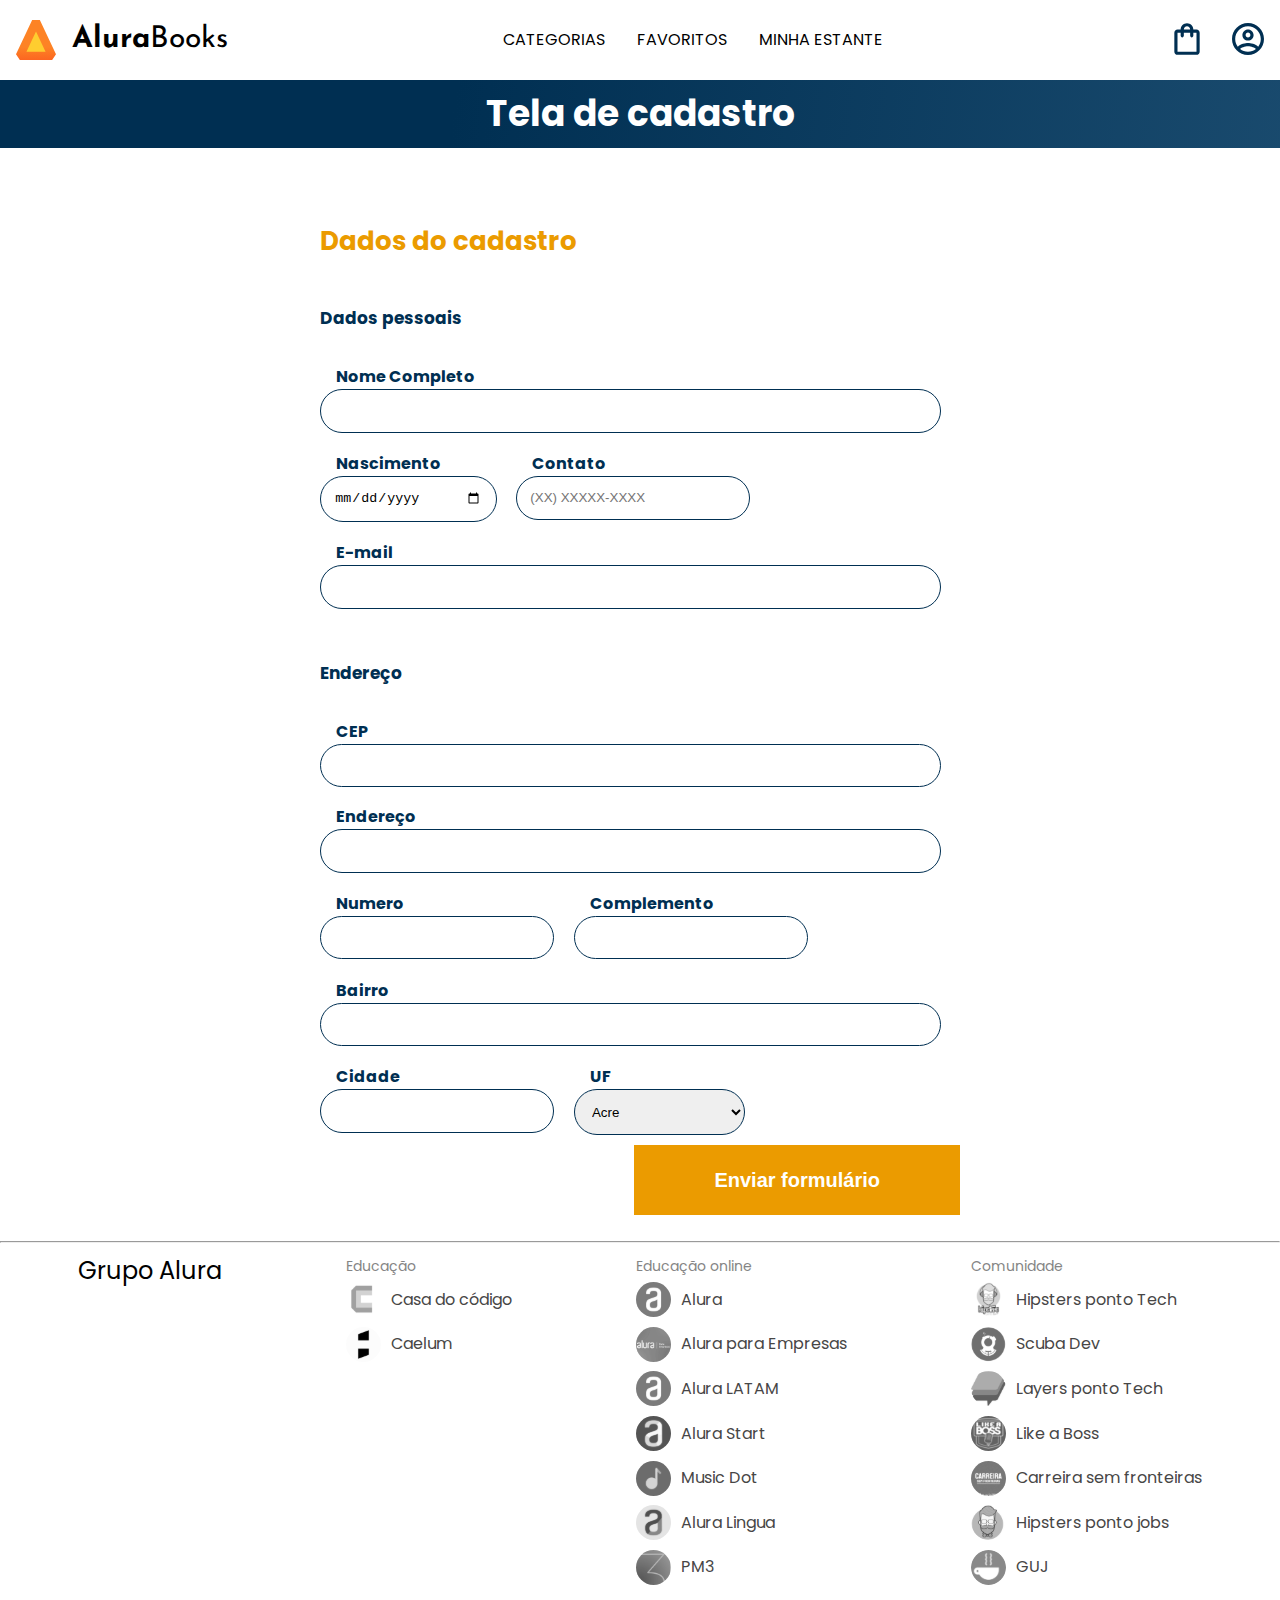
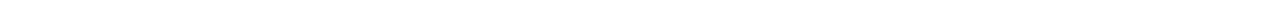
<file: alura-book/index.html>
<!DOCTYPE html>
<html lang="en">

<head>
    <meta charset="UTF-8">
    <meta http-equiv="X-UA-Compatible" content="IE=edge">
    <meta name="viewport" content="width=device-width, initial-scale=1.0">

    <link rel="stylesheet" href="./styles/reset.css">
    <link rel="preconnect" href="https://fonts.googleapis.com">
    <link rel="preconnect" href="https://fonts.gstatic.com" crossorigin>
    <link href="https://fonts.googleapis.com/css2?family=Poppins:wght@300;400;500;700&display=swap" rel="stylesheet">
    <link rel="stylesheet" href="https://unpkg.com/swiper@8/swiper-bundle.min.css" />
    <link href="https://fonts.googleapis.com/css2?family=Josefin+Sans:wght@400;700&display=swap" rel="stylesheet">
    <link rel="stylesheet" href="./styles/styles.css">

    <script defer src="main.js"></script>

    <title>Formulário de cadastro</title>
</head>

<body>

    <header class="cabeçalho">
        <div class="container">
            <input type="checkbox" id="menu" class="container__botao">
            <label for="menu" class="container__rotulo">
                <span class="cabeçalho__menu-hamburguer container__imagem"></span>
            </label>
            <ul class="lista-menu">
                <li class="lista-menu__titulo">Categorias</li>
                <li class="lista-menu__item">
                    <a href="#" class="lista-menu__link">Programação</a>
                </li>
                <li class="lista-menu__item">
                    <a href="#" class="lista-menu__link">Front-end</a>
                </li>
                <li class="lista-menu__item">
                    <a href="#" class="lista-menu__link">Infraestrutura</a>
                </li>
                <li class="lista-menu__item">
                    <a href="#" class="lista-menu__link">Business</a>
                </li>
                <li class="lista-menu__item">
                    <a href="#" class="lista-menu__link">Design & UX</a>
                </li>
            </ul>
            <img src="img/Logo.svg" alt="Logo da Alurabooks" class="container__imagem">
            <h1 class="container__titulo"><b class="container__titulo--negrito">Alura</b>Books</h1>
        </div>

        <ul class="opções">
            <input type="checkbox" id="opções-menu" class="opções__botão">
            <li class="opções__item"><a href="#" class="opções__link">Categorias</a></li>
            <li class="opções__item"><a href="#" class="opções__link">Favoritos</a></li>
            <li class="opções__item"><a href="#" class="opções__link">Minha estante</a></li>
        </ul>

        <div class="container">
            <a href="#"><img src="img/Favoritos.svg" alt="Meus favoritos"
                    class="container__imagem container__imagem-transparente"></a>
            <a href="#" class="container__link">
                <img src="img/Compras.svg" alt="Carrinhos de compras" class="container__imagem">
                <p class="container__texto">Minha sacola</p>
            </a>
            <a href="#" class="container__link">
                <img src="img/Usuario.svg" alt="Meu perfil" class="container__imagem">
                <p class="container__texto">Meu perfil</p>
            </a>
        </div>
    </header>

    <section class="banner">
        <h2 class="banner__titulo">Tela de cadastro</h2>
    </section>

    <main class="principal">
        <h2 class="principal__titulo">Dados do cadastro</h2>

        <form class="principal__formulario" id="formulario" target="_blank"
            onsubmit="location.replace('./cadastro-finalizado.html')">
            <h3 class="principal__subtitulo">Dados pessoais</h3>
            <div class="formulario__campo">
                <label class="campo__etiqueta" for="nome">Nome Completo</label>
                <input name="nome" id="nome" class="campo__escrita" required />
            </div>
            <div class="formulario__dupla">
                <div class="formulario__campo">
                    <label class="campo__etiqueta" for="nascimento">Nascimento</label>
                    <input name="nascimento" id="nascimento" type="date" class="campo__escrita" required />
                </div>
                <div class="formulario__campo">
                    <label class="campo__etiqueta" for="telefone">Contato</label>
                    <input name="telefone" id="telefone" type="tel" placeholder="(XX) XXXXX-XXXX" class="campo__escrita"
                        required />
                </div>
            </div>
            <div class="formulario__campo">
                <label class="campo__etiqueta" for="email">E-mail</label>
                <input name="email" id="email" type="email" class="campo__escrita" required />
            </div>

            <h3 class="principal__subtitulo">Endereço</h3>

            <div class="formulario__campo">
                <label class="campo__etiqueta" for="cep">CEP</label>
                <input name="cep" id="cep" class="campo__escrita" required />
                <div class="formulario__erro" id="erro"></div>
            </div>

            <div class="formulario__campo">
                <label class="campo__etiqueta" for="endereco">Endereço</label>
                <input name="endereco" id="endereco" class="campo__escrita" required />
            </div>
            <div class="formulario__dupla">
                <div class="formulario__campo">
                    <label class="campo__etiqueta" for="numero">Numero</label>
                    <input name="numero" id="numero" class="campo__escrita" required />
                </div>
                <div class="formulario__campo">
                    <label class="campo__etiqueta" for="complemento">Complemento</label>
                    <input name="complemento" id="complemento" class="campo__escrita" />
                </div>
            </div>
            <div class="formulario__campo">
                <label class="campo__etiqueta" for="bairro">Bairro</label>
                <input name="bairro" id="bairro" class="campo__escrita" required />
            </div>
            <div class="formulario__dupla">
                <div class="formulario__campo">
                    <label class="campo__etiqueta" for="cidade">Cidade</label>
                    <input name="cidade" id="cidade" class="campo__escrita" required />
                </div>

                <div class="formulario__campo">
                    <label class="campo__etiqueta" for="estado">UF</label>
                    <select id="estado" name="estado" class="campo__escrita">
                        <option value="AC">Acre</option>
                        <option value="AL">Alagoas</option>
                        <option value="AP">Amapá</option>
                        <option value="AM">Amazonas</option>
                        <option value="BA">Bahia</option>
                        <option value="CE">Ceará</option>
                        <option value="DF">Distrito Federal</option>
                        <option value="ES">Espírito Santo</option>
                        <option value="GO">Goiás</option>
                        <option value="MA">Maranhão</option>
                        <option value="MT">Mato Grosso</option>
                        <option value="MS">Mato Grosso do Sul</option>
                        <option value="MG">Minas Gerais</option>
                        <option value="PA">Pará</option>
                        <option value="PB">Paraíba</option>
                        <option value="PR">Paraná</option>
                        <option value="PE">Pernambuco</option>
                        <option value="PI">Piauí</option>
                        <option value="RJ">Rio de Janeiro</option>
                        <option value="RN">Rio Grande do Norte</option>
                        <option value="RS">Rio Grande do Sul</option>
                        <option value="RO">Rondônia</option>
                        <option value="RR">Roraima</option>
                        <option value="SC">Santa Catarina</option>
                        <option value="SP">São Paulo</option>
                        <option value="SE">Sergipe</option>
                        <option value="TO">Tocantins</option>
                        <option value="EX">Estrangeiro</option>
                    </select>
                </div>

            </div>


            <input type="submit" value="Enviar formulário" class="formulario__botao" id="enviar">
        </form>
    </main>

    <hr>
    <footer class="rodapé">
        <h2 class="rodapé__titulo">Grupo Alura</h2>
        <ul class="lista-rodapé">
            <li class="lista-rodapé__titulo">Educação</li>
            <li class="lista-rodapé__item">
                <img src="img/CasaDoCodigo.svg" alt="Logo da casa do código">
                <a href="https://www.casadocodigo.com.br/" class="lista-rodapé__link">Casa do código</a>
            </li>
            <li class="lista-rodapé__item">
                <img src="img/Caelum.svg" alt="Logo da caelum">
                <a href="https://caelum.com.br/" class="lista-rodapé__link">Caelum</a>
            </li>
        </ul>

        <ul class="lista-rodapé">
            <li class="lista-rodapé__titulo">Educação online</li>
            <li class="lista-rodapé__item">
                <img src="img/Alura.svg" alt="Logo da Alura">
                <a href="https://www.alura.com.br/" class="lista-rodapé__link">Alura</a>
            </li>
            <li class="lista-rodapé__item">
                <img src="img/AluraEmpresas.svg" alt="Logo da Alura para Empresas">
                <a href="https://www.alura.com.br/empresas" class="lista-rodapé__link">Alura para Empresas</a>
            </li>
            <li class="lista-rodapé__item">
                <img src="img/AluraLATAM.svg" alt="Logo da Alura Latam">
                <a href="https://www.aluracursos.com/" class="lista-rodapé__link">Alura LATAM</a>
            </li>
            <li class="lista-rodapé__item">
                <img src="img/AluraStart.svg" alt="Logo da Alura START">
                <a href="https://www.alurastart.com.br/" class="lista-rodapé__link">Alura Start</a>
            </li>
            <li class="lista-rodapé__item">
                <img src="img/MusicDot.svg" alt="Logo da Music Dot">
                <a href="https://www.musicdot.com.br/" class="lista-rodapé__link">Music Dot</a>
            </li>
            <li class="lista-rodapé__item">
                <img src="img/AluraLingua.svg" alt="Logo da Alura Lingua">
                <a href="https://www.aluralingua.com.br/" class="lista-rodapé__link">Alura Lingua</a>
            </li>
            <li class="lista-rodapé__item">
                <img src="img/PM3.svg" alt="Logo da PM3">
                <a href="https://www.cursospm3.com.br/" class="lista-rodapé__link">PM3</a>
            </li>
        </ul>

        <ul class="lista-rodapé">
            <li class="lista-rodapé__titulo">Comunidade</li>
            <li class="lista-rodapé__item">
                <img src="img/HipstersTech.svg" alt="Logo do Hipsters ponto Tech">
                <a href="https://hipsters.tech/" class="lista-rodapé__link">Hipsters ponto Tech</a>
            </li>
            <li class="lista-rodapé__item">
                <img src="img/ScubaDev.svg" alt="Logo do Scuba Dev">
                <a href="https://scuba.dev.br/" class="lista-rodapé__link">Scuba Dev</a>
            </li>
            <li class="lista-rodapé__item">
                <img src="img/LayersTech.svg" alt="Logo do Layers ponto Tech">
                <a href="https://layerspontotech.com.br/" class="lista-rodapé__link">Layers ponto Tech</a>
            </li>
            <li class="lista-rodapé__item">
                <img src="img/LikeABoss.svg" alt="Logo do Like a Boss">
                <a href="https://likeaboss.com.br/" class="lista-rodapé__link">Like a Boss</a>
            </li>
            <li class="lista-rodapé__item">
                <img src="img/CarreiraSemFronteira.svg" alt="Logo do Carreira sem fronteiras">
                <a href="https://www.carreirasemfronteiras.com.br/" class="lista-rodapé__link">Carreira sem
                    fronteiras</a>
            </li>
            <li class="lista-rodapé__item">
                <img src="img/HipstersJobs.svg" alt="Logo do Hipsters ponto jobs">
                <a href="https://hipsters.jobs/" class="lista-rodapé__link">Hipsters ponto jobs</a>
            </li>
            <li class="lista-rodapé__item">
                <img src="img/GUJ.svg" alt="Logo do GUJ">
                <a href="https://www.guj.com.br/" class="lista-rodapé__link">GUJ</a>
            </li>
        </ul>
    </footer>

</body>

</html>
</file>
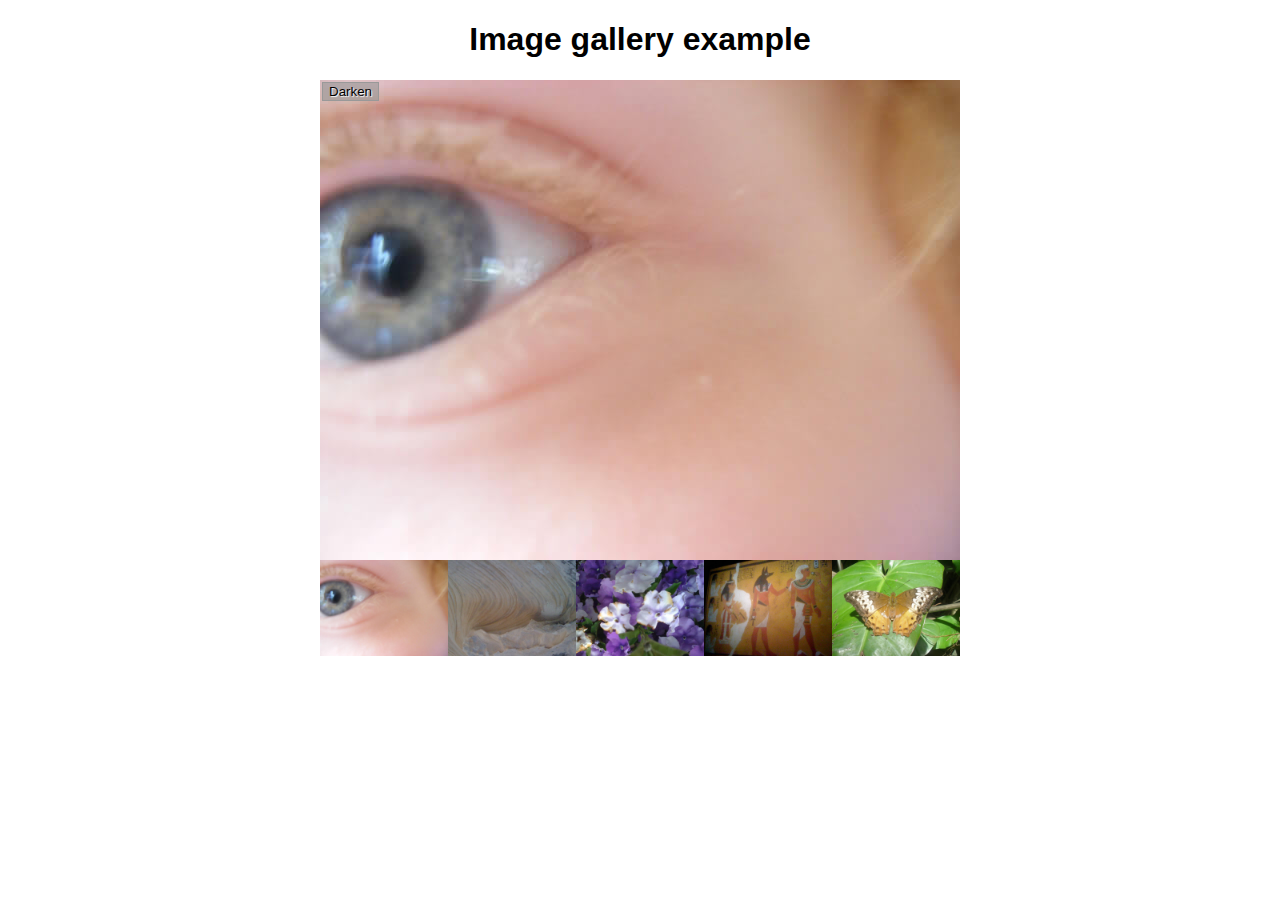
<file: galeria-imagens/index.html>
<!DOCTYPE html>
<html lang="en-us">
  <head>
    <meta charset="utf-8">

    <title>Image gallery</title>

    <link rel="stylesheet" href="style.css">
    
  </head>

  <body>
    <h1>Image gallery example</h1>

    <div class="full-img">
		<img class="displayed-img" src="images/pic1.jpg">
		<div class="overlay"></div>
		<button class="dark">Darken</button>
    </div>

    <div class="thumb-bar">
      	
    </div>
    <script src="main.js"></script>
  </body>
</html>
</file>
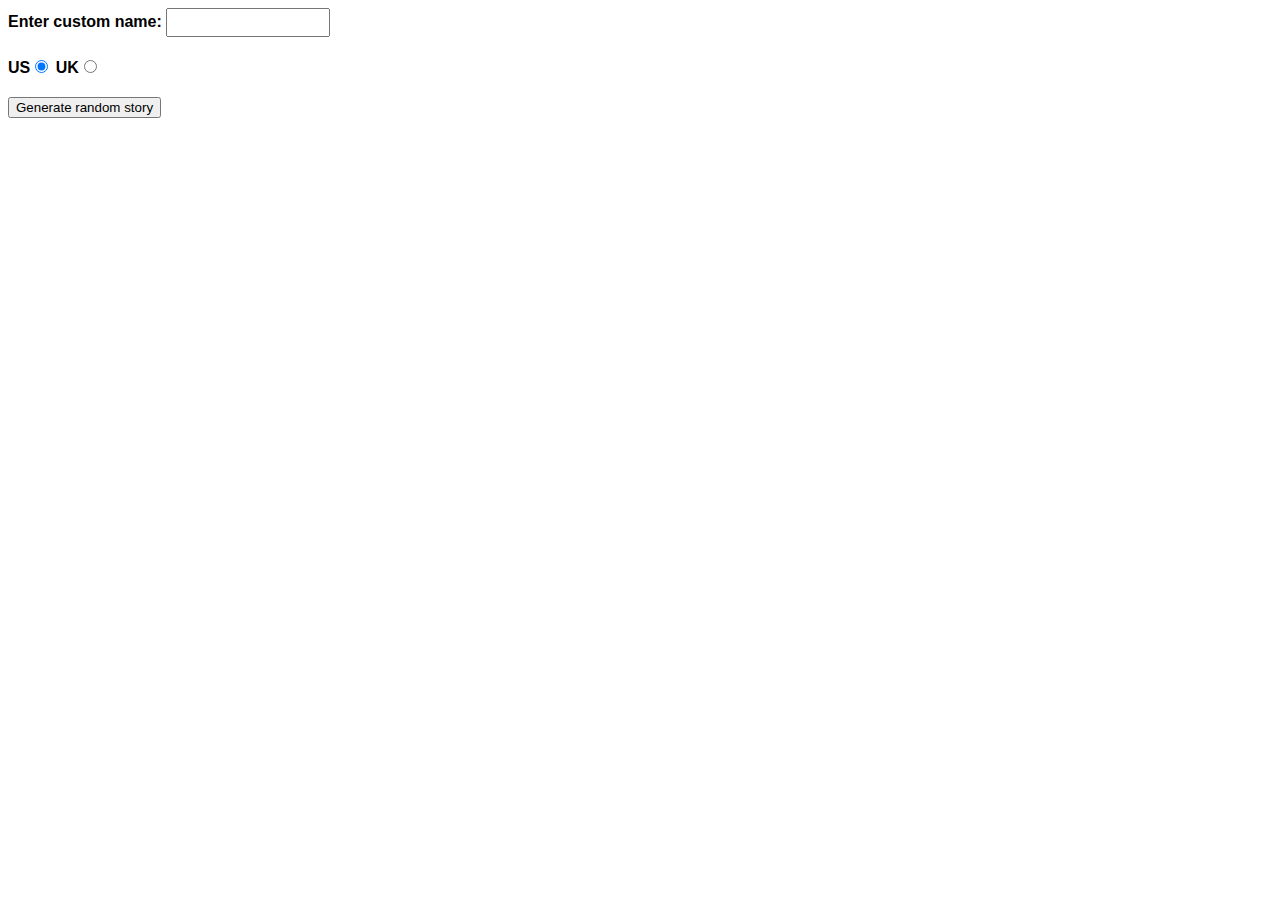
<file: gerador-historias-bobas/index.html>
<!DOCTYPE html>
<html lang="en-us">
	<head>
		<meta charset="utf-8">
		<meta http-equiv="X-UA-Compatible" content="IE=edge,chrome=1">
		<meta name="viewport" content="width=device-width">
		<link rel="stylesheet" href="css/style.css">
		<script src="main.js" defer></script>
		<title>Silly story generator</title>

	</head>

	<body>

		<div>
			<label for="customname">Enter custom name:</label>
			<input id="customname" type="text" placeholder="">
		</div>
		<div>
			<label for="us">US</label><input id="us" type="radio" name="ukus" value="us" checked>
			<label for="uk">UK</label><input id="uk" type="radio" name="ukus" value="uk">
		</div>
		<div>
			<button class="randomize">Generate random story</button>
		</div>
		<!-- Thanks a lot to Willy Aguirre for his help with the code for this assessment -->
		<p class="story"></p>

	</body>
</html>
</file>
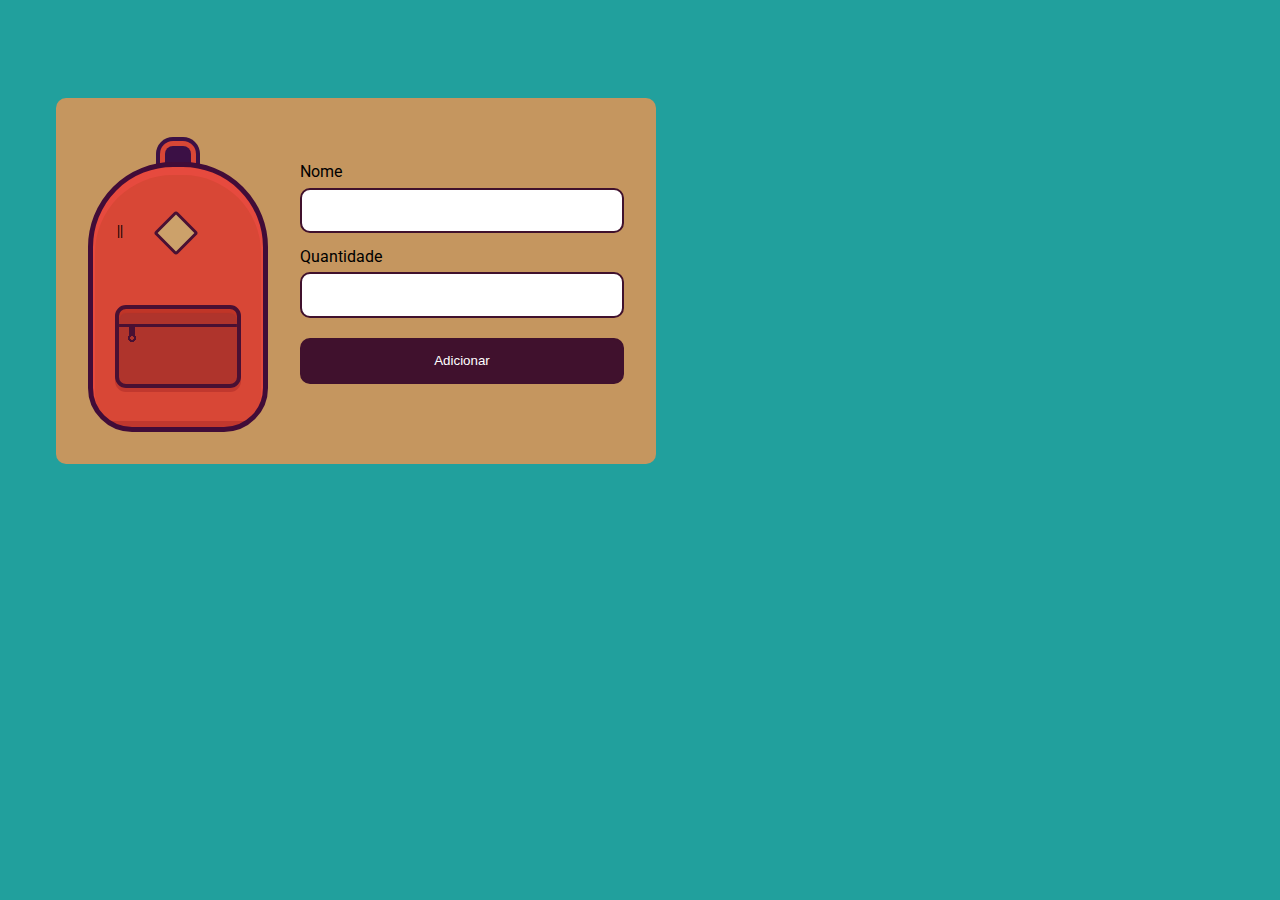
<file: mochila-de-viagem/index.html>
<!DOCTYPE html>
<html lang="en">
<head>
    <meta charset="UTF-8">
    <meta http-equiv="X-UA-Compatible" content="IE=edge">
    <meta name="viewport" content="width=device-width, initial-scale=1.0">
    <title>Mochila de viagem</title>

    <link rel="shortcut icon" type="image/jpg" href="img/icon.png"/>
    <link rel="stylesheet" href="css/style.css">

    <link rel="preconnect" href="https://fonts.googleapis.com">
    <link rel="preconnect" href="https://fonts.gstatic.com" crossorigin>
    <link href="https://fonts.googleapis.com/css2?family=Roboto&display=swap" rel="stylesheet"> 
</head>
<body>
    <main class="conteudo">
        <div class="principal">
            <div class="mochila"></div>
            <form action="" class="adicionar" id="novoItem">
                <label for="item">Nome</label>
                <input type="text" name="nome" id="nome">
                <label for="item">Quantidade</label>
                <input type="number" name="quantidade" id="quantidade">
                <input type="submit" value="Adicionar" class="cadastrar">
            </form>
        </div>
        
        <ul class="lista" id="lista"></ul>
    </main>

    <script src="js/main.js"></script>
</body>
</html>
</file>
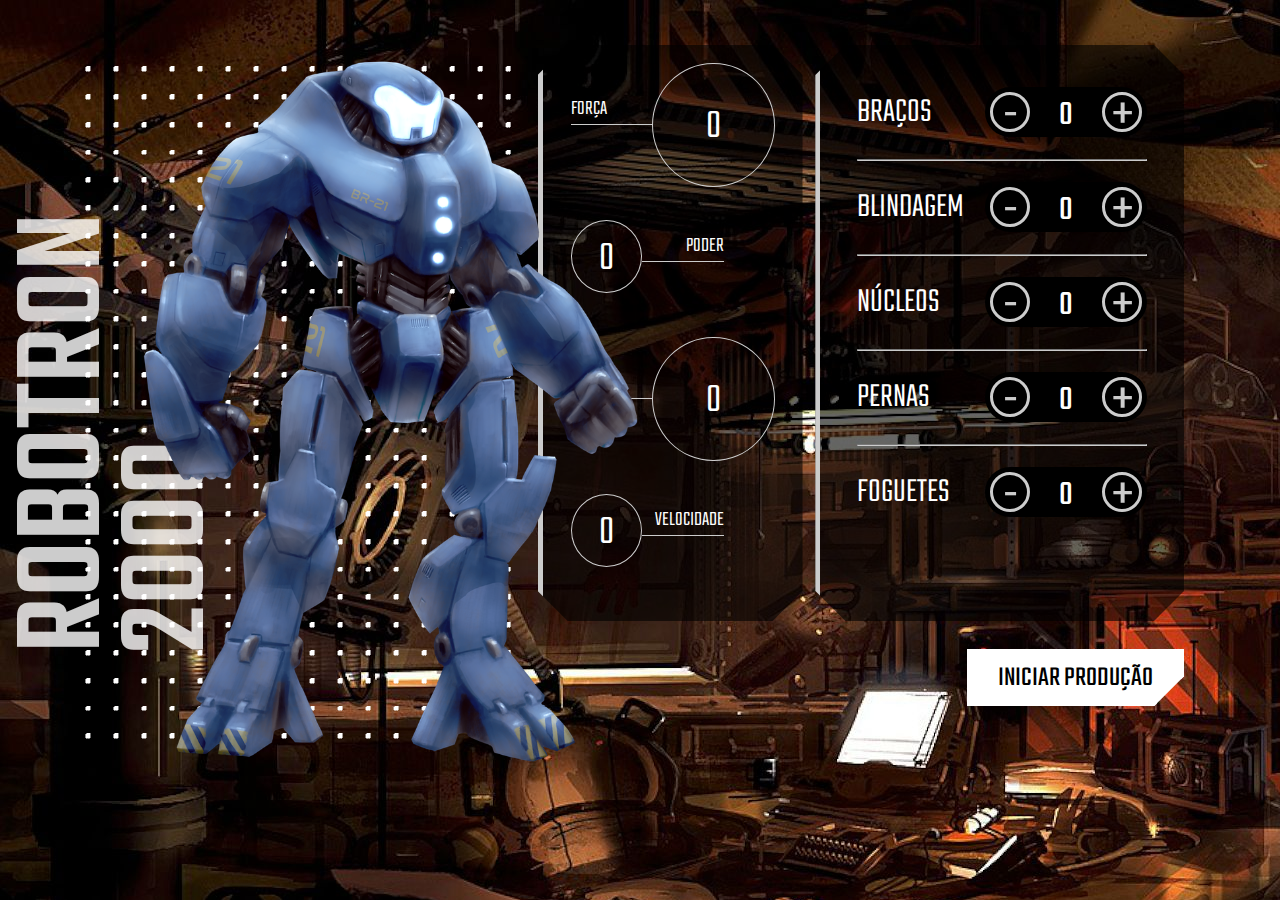
<file: robotron/index.html>
<!DOCTYPE html>
<html lang="en">
<head>
    <meta charset="UTF-8">
    <meta http-equiv="X-UA-Compatible" content="IE=edge">
    <meta name="viewport" content="width=device-width, initial-scale=1.0">
    <link rel="shortcut icon" type="image/jpg" href="img/favicon.ico"/>
    <title>Robotron 2000</title>

    <link rel="stylesheet" href="css/style.css">
    <link rel="preconnect" href="https://fonts.googleapis.com">
    <link rel="preconnect" href="https://fonts.gstatic.com" crossorigin>
    <link href="https://fonts.googleapis.com/css2?family=Teko:wght@300;500&display=swap" rel="stylesheet"> 
</head>
<body>
    <main>
        <section class="robotron">
            <img class="robo" src="img/robotron.png" alt="Robotron">
            <figcaption class="titulo">ROBOTRON <br>2000</figcaption>
        </section>

        <section class="box estatisticas">
            <div class="estatistica">
                <p class="estatistica-titulo">Força</p>
                <div class="estatistica-valor">
                    <p class="estatistica-numero" data-estatistica="forca">0</p>
                </div>
            </div>
            <div class="estatistica">
                <p class="estatistica-titulo">Poder</p>
                <div class="estatistica-valor">
                    <p class="estatistica-numero" data-estatistica="poder">0</p>
                </div>
            </div>
            <div class="estatistica">
                <p class="estatistica-titulo">Energia</p>
                <div class="estatistica-valor">
                    <p class="estatistica-numero" data-estatistica="energia">0</p>
                </div>
            </div>
            <div class="estatistica">
                <p class="estatistica-titulo">Velocidade</p>
                <div class="estatistica-valor">
                    <p class="estatistica-numero" data-estatistica="velocidade">0</p>
                </div>
            </div>
        </section>

        <section class="equipamentos">
            <form action="" class="montador">
                <div class="box montador-conteudo">
                    <div class="peca">
                        <label for="" class="peca-titulo">Braços</label>
                        <div class="controle">
                            <buttom class="controle-ajuste" data-controle="-" data-peca="bracos">-</buttom>
                            <input type="text" class="controle-contador" value="0" data-contador>
                            <buttom class="controle-ajuste" data-controle="+" data-peca="bracos">+</buttom>
                        </div>
                    </div>
                    <hr class="linha">
                    <div class="peca">
                        <label for="" class="peca-titulo">Blindagem</label>
                        <div class="controle">
                            <buttom class="controle-ajuste" data-controle="-" data-peca="blindagem">-</buttom>
                            <input type="text" class="controle-contador" value="0" data-contador>
                            <buttom class="controle-ajuste" data-controle="+" data-peca="blindagem">+</buttom>
                        </div>
                    </div>
                    <hr class="linha">
                    <div class="peca">
                        <label for="" class="peca-titulo">Núcleos</label>
                        <div class="controle">
                            <buttom class="controle-ajuste" data-controle="-" data-peca="nucleos">-</buttom>
                            <input type="text" class="controle-contador" value="0" data-contador>
                            <buttom class="controle-ajuste" data-controle="+" data-peca="nucleos">+</buttom>
                        </div>
                    </div>
                    <hr class="linha">
                    <div class="peca">
                        <label for="" class="peca-titulo">Pernas</label>
                        <div class="controle">
                            <buttom class="controle-ajuste" data-controle="-" data-peca="pernas">-</buttom>
                            <input type="text" class="controle-contador" value="0" data-contador>
                            <buttom class="controle-ajuste" data-controle="+" data-peca="pernas">+</buttom>
                        </div>
                    </div>
                    <hr class="linha">
                    <div class="peca">
                        <label for="" class="peca-titulo">Foguetes</label>
                        <div class="controle">
                            <buttom class="controle-ajuste" data-controle="-" data-peca="foguetes">-</buttom>
                            <input type="text" class="controle-contador" value="0" data-contador>
                            <buttom class="controle-ajuste" data-controle="+" data-peca="foguetes">+</buttom>
                        </div>
                    </div>
                </div>
                <input type="submit" value="Iniciar produção" class="producao" id="producao">
            </form>
        </section>
    </main>

    <script src="./js/main.js"></script>
</body>
</html>
</file>
<file: alura-book/styles/styles.css>
@import url("header.css");
@import url("banner.css");
@import url("formulario.css");
@import url("rodape.css");
@import url("cadastro.css");

:root {
    --cor-de-fundo: #EBECEE;
    --branco: #FFFFFF;
    --laranja: #EB9B00;
    --azul-degrade: linear-gradient(97.54deg, #002F52 35.49%, #326589 165.37%);
    --fonte-principal: "Poppins";
    --azul: #002F52;
    --fonte-secundario: "Josefin Sans";
    --preto: #000000;
    --cinza: #474646;
    --cinza-claro: #858585;
    --vermelho: #D94937;
}

body {
    background-color: var(--branco);
    font-family: var(--fonte-principal);
    font-size: 16px;
    font-weight: 400;
}
</file>
<file: galeria-imagens/style.css>
h1 {
  font-family: helvetica, arial, sans-serif;
  text-align: center;
}

body {
  width: 640px;
  margin: 0 auto;
}

.full-img {
  position: relative;
  display: block;
  width: 640px;
  height: 480px;
}

.overlay {
  position: absolute;
  top: 0;
  left: 0;
  width: 640px;
  height: 480px;
  background-color: rgba(0,0,0,0);
}

button {
  border: 0;
  background: rgba(150,150,150,0.6);
  text-shadow: 1px 1px 1px white;
  border: 1px solid #999;
  position: absolute;
  cursor: pointer;
  top: 2px;
  left: 2px;
}

.thumb-bar img {
  display: block;
  width: 20%;
  float: left;
  cursor: pointer;
}
</file>
<file: gerador-historias-bobas/css/style.css>
body {
    font-family: helvetica, sans-serif;
    width: 350px;
}

label {
    font-weight: bold;  
}

div {
    padding-bottom: 20px;
}

input[type="text"] {
    padding: 5px;
    width: 150px;
}

p {
    background: #FFC125;
    color: #5E2612;
    padding: 10px;
    visibility: hidden;
}
</file>
<file: mochila-de-viagem/css/style.css>
html {
    background-color:#21A09D;
    height: 100%;
    font-family: 'Roboto', cursive;
}

.conteudo {
    padding: 10vh 3em 0;
    display: flex;
    align-items: flex-start;
    gap: 2em;
}

.principal {
    flex-grow: 1;
    flex-basis: auto;
    min-width: 600px;
    padding: 4em 2em 2em;
    box-sizing: border-box;
    display: flex;
    background: #C5965F;
    border-radius: 10px;
    gap: 2em;

}
  
.mochila {
    min-width: 170px;
    max-width: 170px;
    height: 180px;
    padding-top: 80px;
    background-color: #d84736;
    box-shadow: inset 0 6px 0 2px #e64a3e, 0 -93px 0 -77px #3b1045, 0 -93px 0 -72px #d84736, 0 -93px 0 -68px #3b1045;
    background-image: linear-gradient(to right, transparent 5px, transparent 20px, transparent 1px, transparent 25px, transparent 5px, transparent 20px, transparent 20px, transparent 86px, #c1382e 45px, #c1382e 230px, transparent 25px, transparent 172px );
    background-position: center 254px;
    background-size: 305px 6px;
    background-repeat: repeat-x; 
    border: 5px solid #410c38;
    border-radius: 85px 85px 44px 44px;
    display: inline-block;
    vertical-align: top;
    flex-basis: auto;
    flex-grow: 1;
}
  
.mochila:before, .mochila:after {
    display: block;
    content: '';
    position: absolute;
  }
  
.mochila:before {
    height: 75px;
    width: 118px;
    background-image: radial-gradient(circle closest-corner at 13px 29px , #af342c, #af342c 2px, transparent 2px, transparent), radial-gradient(circle closest-corner at 13px 29px , #491033, #491033 4px, transparent 4px, transparent), linear-gradient(to bottom, transparent 10px, transparent 15px, #491033 5px, #491033 18px, transparent 18px, transparent 100px), linear-gradient(to right, #af342c 10px, #af342c 10px, transparent 10px, transparent 16px, #af342c 9px, #af342c 50px), linear-gradient(to bottom, #af342c 8px, #af342c 16px, #491033 8px, #491033 30px, #af342c 20px, #af342c 72px, #af342c 10px, #af342c 57px, #af342c 5%);
    margin-left: 22px;
    margin-top: 58px;
    border: 4px solid #491033;
    border-radius: 11px;
    box-shadow: 0 4px 0 0 #c1382e, inset 0px 4px 1px 0 #c03527;
    content: '||';
    color: transparent;
    font-family: Comic Sans MS;
    font-weight: bold;
    z-index: 1;
    text-shadow: rgb(0, 0, 0) -2px -86px 0px;
    font-size: 14px;
}
  
.mochila:after {
    margin-left: 67px;
    margin-top: -30px;
    background: #cca16a;
    width:26px;
    height:26px;
    border: 3px solid #491033;
    border-radius: 3px;
    transform: rotate(45deg);
}

.adicionar {
    width: 100%;
}

.adicionar input {
    width: 100%;
    box-sizing: border-box;
    margin: 0.5em 0 1em;
    padding: 1em 0.5em;
    border-radius: 10px;
    border: 2px solid #40112D;
}

.adicionar label {
    display: block;
}

.cadastrar {
    background-color: #40112D;
    color: #FFFFFF;
    cursor: pointer;
}

ul.lista {
    margin: 0;
    padding: 0;
    width: 100%;
}

.item {
    list-style: none;
    padding: 0.6em 2em;
    background: #FFFFFF;
    border-radius: 10px;
    margin: 0 0 1em;
    width: 100%;
    box-sizing: border-box;
    display: inline-flex;
    align-items: center;
    gap: 1em;
    font-size: 20px;
}

.item strong {
    border-radius: 50%;
    display: flex;
    align-items: center;
    justify-content: center;
    width: 40px;
    height: 40px;
    Background: #C5965F;
    font-weight: 400;
}

@media screen and (max-width: 1024px) {
    .conteudo {
        flex-direction: column;
    }

    .principal {
        width: 100%;
        min-width: auto;
    }
}

@media screen and (max-width: 650px) {
    .conteudo {
        padding: 10px;
    }

    .principal {
        flex-direction: column;
        align-items: center;
    }
}
</file>
<file: robotron/css/style.css>
:root {
    --main-cinza: #CCCCCC;
    --main-branco: #FFFFFF;
    --main-preto: #000000;
}

* {
    box-sizing: border-box;
}


body {
    background: url(../img/fundo.jpg);
    background-size: cover cover;
    padding: 0;
    margin: 0;
    font-weight: 300;
}

body, input {
    font-family: 'Teko', sans-serif;
}

main {
    width: 80vw;
    height: 80vh;
    margin: 10vh 8vw 10vh 12vw;
    display: flex;
    gap: 1vw;
}

.robotron {
    background: url(../img/estrutura.png) no-repeat;
    background-position: center center;
    margin: 0;
    flex-basis: 40%;
    position: relative;
}

.robo {
    height: 110%;
    z-index: 1;
    position: absolute;
    left: -20%;
    top: -5%;
}

.titulo {
    transform: rotate(180deg);
    font-weight: 500;
    font-size: 130px;
    position: absolute;
    bottom: 7rem;
    left: -3rem;
    line-height: 0.8;
    writing-mode: vertical-rl;
    text-orientation: mixed;
    color: rgba(255,255,255,0.8)
}

.box {
    background: rgba(0,0,0,0.6);
    clip-path: polygon(calc(100% - 30px) 0, 100% 30px, 100% calc(100% - 30px), calc(100% - 30px) 100%, 30px 100%, 0 calc(100% - 30px), 0 30px, 30px 0);
    border-left: 5px solid var(--main-cinza);
    height: 80%;
}

/****************************** Equipamentos *****/

.equipamentos {
    flex-basis: 32%;
}

.montador {
    height: 100%;;
}

.montador-conteudo {
    padding: 2em 10%;
}

.peca {
    padding: 1em 0;
}

.peca-titulo {
    color: var(--main-branco);
    text-transform: uppercase;
    font-size: 2.5em;
}

.controle {
    background: var(--main-preto);
    border-radius: 25px;
    float: right;
    display: inline-flex;
    padding: 5px;
    align-items: center;
    align-self: flex-end;
}

.controle-contador {
    width: 40px;
    height: 35px;
    background: none;
    border: 0;
    margin: 0 1rem;
    color: var(--main-branco);
    text-align: center;
    font-size: 2.5em;
    display: inline-flex;
    align-items: center;
    padding-top: 8px;
}

.controle-ajuste {
    display: inline-block;
    width: 40px;
    height: 40px;
    line-height: 44px;
    border-radius: 50%;
    color: var(--main-cinza);
    font-size: 4em;
    background: var(--main-preto);
    text-align: center;
    border: 3px solid var(--main-cinza);
    cursor: pointer;
}

.linha {
    border-color: var(--main-cinza);
}

.producao {
    margin-top: 1em;
    font-size: 2em;
    text-transform: uppercase;
    padding: 0.2em 1em;
    float: right;
    border: 3px solid var(--main-branco);
    background: var(--main-branco);
    clip-path: polygon(100% 0, 100% calc(100% - 30px), calc(100% - 30px) 100%, 0 100%, 0 0);
    cursor: pointer;
}

.producao:hover {
    background: var(--main-preto);
    color: var(--main-branco)
}



/****************************** Estatísticas *****/
.estatisticas {
    flex-basis: 23%;
    padding: 2em 2em 0;
}

.estatistica {
    color: var(--main-branco);
    display: flex;
    align-items: flex-start;
    height: 25%;
}

.estatistica-titulo {
    font-size: 1.5em;
    border-bottom: 1px solid var(--main-cinza);
    flex-basis: 40%;
    text-transform: uppercase;
    order: 1
}

.estatistica-valor {
    flex-basis: 60%;
    position: relative;
    margin: 10px 0 0;
    order: 2;
    margin: -10px 0 0;
}

.estatistica-valor::after {
    content: "";
    display: block;
    padding-bottom: 100%;
    border: 1px solid var(--main-cinza);
    border-radius: 50%;
}

.estatistica-numero {
    position: absolute;
    top: 50%;
    transform: translateY(-46%);
    width: 100%;
    line-height: 100%;
    text-align: center;
    font-size: 3em;
    margin: 0;
}

.estatistica:nth-child(2n) .estatistica-titulo {
    order: 2;
    text-align: right;
}

.estatistica:nth-child(2n) .estatistica-valor {
    order: 1;
    flex-basis: 35%;
    margin: 10px 0 0;
}

@media screen and (max-width: 1600px) {
    body { 
        font-size: 14px;
    }
    main {
        width: 90vw;
        height: 80vh;
        margin: 5vh auto;
    }
}

@media screen and (max-width: 1200px) {
    body { 
        font-size: 13px;
    }

    main {
        width: 96vw;
        height: 80vh;
        margin: 10vh auto;
    }
}
</file>
